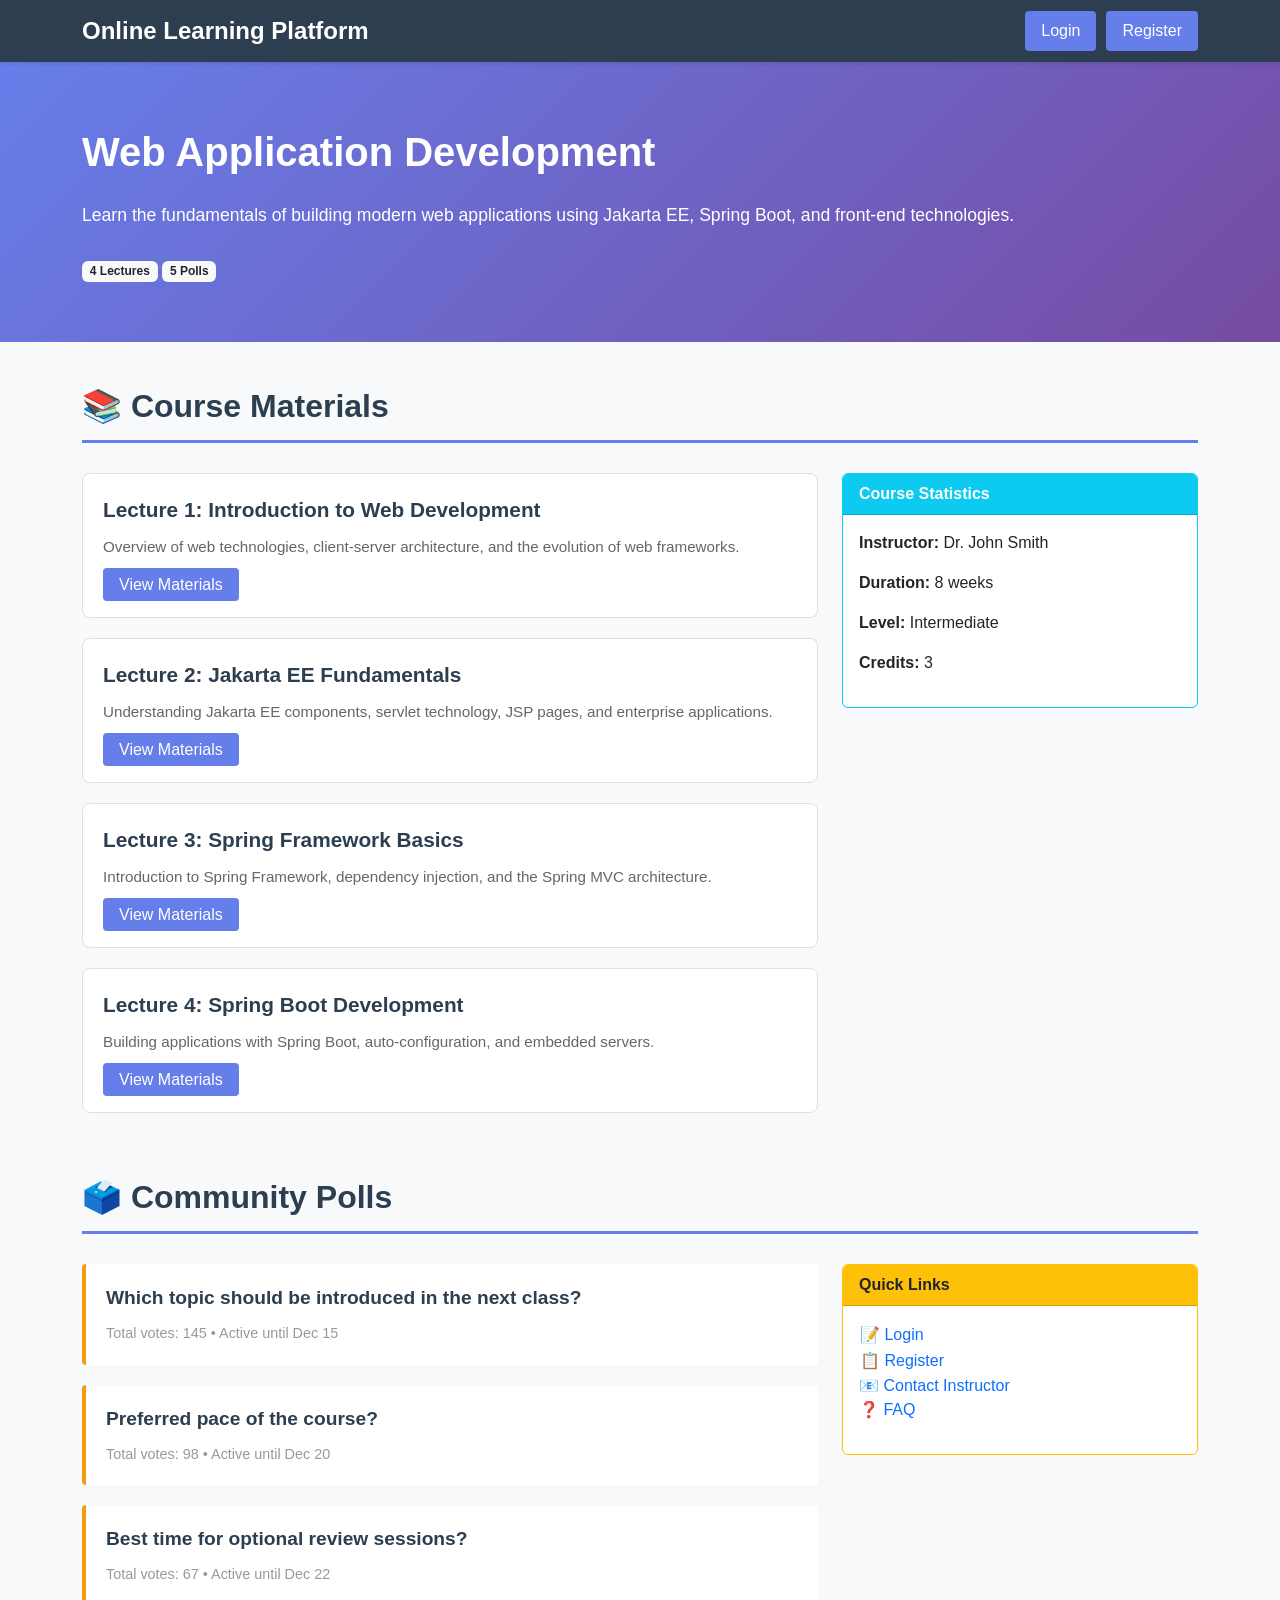
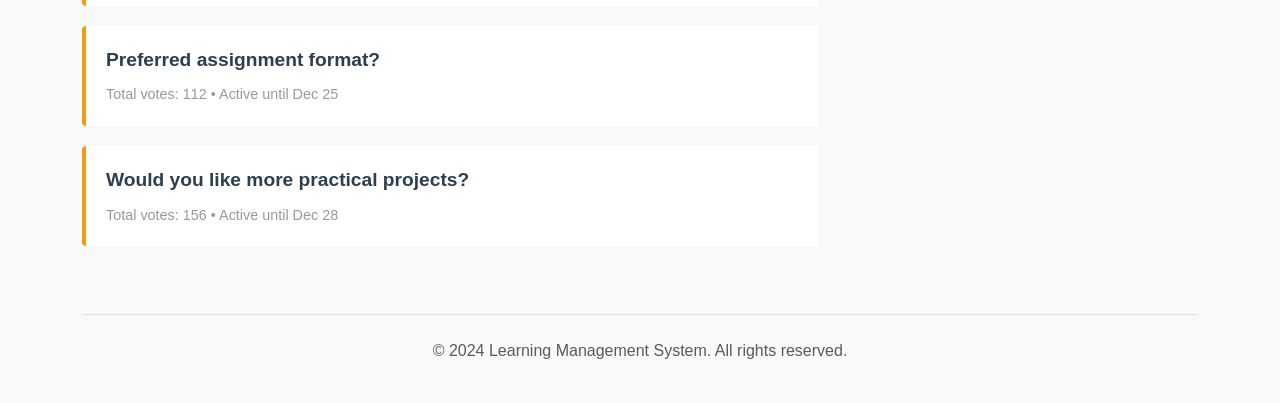
<file: app/src/main/resources/static/index.html>
<!DOCTYPE html>
<html lang="en">
<head>
    <meta charset="UTF-8">
    <meta name="viewport" content="width=device-width, initial-scale=1.0">
    <title>Course - Learning Management System</title>
    <link rel="stylesheet" href="css/bootstrap.min.css">
    <style>
        body {
            background-color: #f8f9fa;
            font-family: 'Segoe UI', Tahoma, Geneva, Verdana, sans-serif;
        }
        .navbar {
            background-color: #2c3e50;
            box-shadow: 0 2px 4px rgba(0,0,0,0.1);
        }
        .navbar-brand {
            font-weight: bold;
            font-size: 1.5rem;
        }
        .hero-section {
            background: linear-gradient(135deg, #667eea 0%, #764ba2 100%);
            color: white;
            padding: 60px 0;
            margin-bottom: 40px;
        }
        .course-title {
            font-size: 2.5rem;
            font-weight: bold;
            margin-bottom: 20px;
        }
        .course-description {
            font-size: 1.1rem;
            margin-bottom: 30px;
        }
        .section-title {
            font-size: 2rem;
            font-weight: bold;
            color: #2c3e50;
            margin-top: 40px;
            margin-bottom: 30px;
            border-bottom: 3px solid #667eea;
            padding-bottom: 10px;
        }
        .lecture-card {
            background: white;
            border: 1px solid #e0e0e0;
            border-radius: 8px;
            padding: 20px;
            margin-bottom: 20px;
            transition: transform 0.2s, box-shadow 0.2s;
            cursor: pointer;
        }
        .lecture-card:hover {
            transform: translateY(-5px);
            box-shadow: 0 5px 15px rgba(0,0,0,0.1);
        }
        .lecture-title {
            font-size: 1.3rem;
            font-weight: bold;
            color: #2c3e50;
            margin-bottom: 10px;
        }
        .lecture-preview {
            color: #666;
            font-size: 0.95rem;
            margin-bottom: 15px;
        }
        .poll-card {
            background: white;
            border-left: 4px solid #f39c12;
            border-radius: 4px;
            padding: 20px;
            margin-bottom: 20px;
            transition: transform 0.2s, box-shadow 0.2s;
            cursor: pointer;
        }
        .poll-card:hover {
            transform: translateY(-5px);
            box-shadow: 0 5px 15px rgba(0,0,0,0.1);
        }
        .poll-question {
            font-size: 1.2rem;
            font-weight: bold;
            color: #2c3e50;
            margin-bottom: 10px;
        }
        .poll-info {
            color: #999;
            font-size: 0.9rem;
        }
        .btn-view {
            background-color: #667eea;
            color: white;
            border: none;
            padding: 8px 16px;
            border-radius: 4px;
            text-decoration: none;
            transition: background-color 0.3s;
        }
        .btn-view:hover {
            background-color: #5568d3;
            text-decoration: none;
            color: white;
        }
        .auth-buttons {
            gap: 10px;
        }
        .btn-auth {
            background-color: #667eea;
            color: white;
            border: none;
            padding: 8px 16px;
            border-radius: 4px;
            text-decoration: none;
            cursor: pointer;
            transition: background-color 0.3s;
        }
        .btn-auth:hover {
            background-color: #5568d3;
            text-decoration: none;
            color: white;
        }
        .btn-logout {
            background-color: #e74c3c;
            color: white;
            border: none;
            padding: 8px 16px;
            border-radius: 4px;
            text-decoration: none;
            transition: background-color 0.3s;
        }
        .btn-logout:hover {
            background-color: #c0392b;
            text-decoration: none;
            color: white;
        }
        .modal-header {
            background-color: #667eea;
            color: white;
            border-bottom: none;
        }
        .modal-title {
            font-weight: bold;
        }
        .btn-close-white {
            filter: brightness(0) invert(1);
        }
        .form-control:focus {
            border-color: #667eea;
            box-shadow: 0 0 0 0.2rem rgba(102, 126, 234, 0.25);
        }
        .btn-primary-modal {
            background-color: #667eea;
            border-color: #667eea;
        }
        .btn-primary-modal:hover {
            background-color: #5568d3;
            border-color: #5568d3;
        }
        .nav-tabs .nav-link {
            color: #667eea;
            border: none;
            border-bottom: 2px solid transparent;
        }
        .nav-tabs .nav-link.active {
            color: #667eea;
            background-color: transparent;
            border-bottom: 2px solid #667eea;
        }
        .form-check-input:checked {
            background-color: #667eea;
            border-color: #667eea;
        }
        .toggle-password {
            cursor: pointer;
            position: absolute;
            right: 10px;
            top: 38px;
        }
        .password-input-group {
            position: relative;
        }
    </style>
</head>
<body>
<!-- navbar -->
<nav class="navbar navbar-expand-lg navbar-dark">
    <div class="container-lg">
        <a class="navbar-brand" href="index.html">Online Learning Platform</a>
        <button class="navbar-toggler" type="button" data-bs-toggle="collapse" data-bs-target="#navbarNav">
            <span class="navbar-toggler-icon"></span>
        </button>
        <div class="collapse navbar-collapse" id="navbarNav">
            <ul class="navbar-nav ms-auto auth-buttons">
                <li class="nav-item" id="authButtons">
                    <button class="btn btn-auth" data-bs-toggle="modal" data-bs-target="#authModal" onclick="showLoginTab()">Login</button>
                </li>
                <li class="nav-item">
                    <button class="btn btn-auth" data-bs-toggle="modal" data-bs-target="#authModal" onclick="showRegisterTab()">Register</button>
                </li>
                <li class="nav-item" id="profileButton" style="display: none;">
                    <a class="nav-link" href="profile.html">Profile</a>
                </li>
                <li class="nav-item" id="logoutButton" style="display: none;">
                    <form method="POST" action="/logout" style="display: inline;">
                        <button type="submit" class="btn btn-logout">Logout</button>
                    </form>
                </li>
            </ul>
        </div>
    </div>
</nav>


<div class="hero-section">
    <div class="container-lg">
        <div class="course-title">Web Application Development</div>
        <div class="course-description">
            Learn the fundamentals of building modern web applications using Jakarta EE, Spring Boot, and front-end technologies.
        </div>
        <div>
            <span class="badge bg-light text-dark">4 Lectures</span>
            <span class="badge bg-light text-dark">5 Polls</span>
        </div>
    </div>
</div>

<div class="container-lg">
    <!-- Lectures Section -->
    <div class="section-title">📚 Course Materials</div>
    <div class="row">
        <div class="col-md-8">
            <a href="lecture.html" class="text-decoration-none">
                <div class="lecture-card">
                    <div class="lecture-title">Lecture 1: Introduction to Web Development</div>
                    <div class="lecture-preview">
                        Overview of web technologies, client-server architecture, and the evolution of web frameworks.
                    </div>
                    <a href="lecture.html?id=1" class="btn-view">View Materials</a>
                </div>
            </a>

            <a href="lecture.html" class="text-decoration-none">
                <div class="lecture-card">
                    <div class="lecture-title">Lecture 2: Jakarta EE Fundamentals</div>
                    <div class="lecture-preview">
                        Understanding Jakarta EE components, servlet technology, JSP pages, and enterprise applications.
                    </div>
                    <a href="lecture.html?id=2" class="btn-view">View Materials</a>
                </div>
            </a>

            <a href="lecture.html" class="text-decoration-none">
                <div class="lecture-card">
                    <div class="lecture-title">Lecture 3: Spring Framework Basics</div>
                    <div class="lecture-preview">
                        Introduction to Spring Framework, dependency injection, and the Spring MVC architecture.
                    </div>
                    <a href="lecture.html?id=3" class="btn-view">View Materials</a>
                </div>
            </a>

            <a href="lecture.html" class="text-decoration-none">
                <div class="lecture-card">
                    <div class="lecture-title">Lecture 4: Spring Boot Development</div>
                    <div class="lecture-preview">
                        Building applications with Spring Boot, auto-configuration, and embedded servers.
                    </div>
                    <a href="lecture.html?id=4" class="btn-view">View Materials</a>
                </div>
            </a>
        </div>
        <div class="col-md-4">
            <div class="card border-info">
                <div class="card-header bg-info text-white">
                    <strong>Course Statistics</strong>
                </div>
                <div class="card-body">
                    <p><strong>Instructor:</strong> Dr. John Smith</p>
                    <p><strong>Duration:</strong> 8 weeks</p>
                    <p><strong>Level:</strong> Intermediate</p>
                    <p><strong>Credits:</strong> 3</p>
                </div>
            </div>
        </div>
    </div>

    <!-- poll -->
    <div class="section-title">🗳️ Community Polls</div>
    <div class="row">
        <div class="col-md-8">
            <a href="poll.html?id=1" class="text-decoration-none">
                <div class="poll-card">
                    <div class="poll-question">Which topic should be introduced in the next class?</div>
                    <div class="poll-info">Total votes: 145 • Active until Dec 15</div>
                </div>
            </a>

            <a href="poll.html?id=2" class="text-decoration-none">
                <div class="poll-card">
                    <div class="poll-question">Preferred pace of the course?</div>
                    <div class="poll-info">Total votes: 98 • Active until Dec 20</div>
                </div>
            </a>

            <a href="poll.html?id=3" class="text-decoration-none">
                <div class="poll-card">
                    <div class="poll-question">Best time for optional review sessions?</div>
                    <div class="poll-info">Total votes: 67 • Active until Dec 22</div>
                </div>
            </a>

            <a href="poll.html?id=4" class="text-decoration-none">
                <div class="poll-card">
                    <div class="poll-question">Preferred assignment format?</div>
                    <div class="poll-info">Total votes: 112 • Active until Dec 25</div>
                </div>
            </a>

            <a href="poll.html?id=5" class="text-decoration-none">
                <div class="poll-card">
                    <div class="poll-question">Would you like more practical projects?</div>
                    <div class="poll-info">Total votes: 156 • Active until Dec 28</div>
                </div>
            </a>
        </div>
        <div class="col-md-4">
            <div class="card border-warning">
                <div class="card-header bg-warning text-dark">
                    <strong>Quick Links</strong>
                </div>
                <div class="card-body">
                    <ul class="list-unstyled">
                        <li><button class="btn btn-link text-decoration-none p-0" data-bs-toggle="modal" data-bs-target="#authModal" onclick="showLoginTab()">📝 Login</button></li>
                        <li><button class="btn btn-link text-decoration-none p-0" data-bs-toggle="modal" data-bs-target="#authModal" onclick="showRegisterTab()">📋 Register</button></li>
                        <li><a href="#" class="text-decoration-none">📧 Contact Instructor</a></li>
                        <li><a href="#" class="text-decoration-none">❓ FAQ</a></li>
                    </ul>
                </div>
            </div>
        </div>
    </div>


    <footer class="text-center py-4 mt-5 border-top">
        <p class="text-muted">© 2024 Learning Management System. All rights reserved.</p>
    </footer>
</div>

<!--login-->
<div class="modal fade" id="authModal" tabindex="-1" aria-labelledby="authModalLabel" aria-hidden="true">
    <div class="modal-dialog modal-dialog-centered">
        <div class="modal-content">
            <div class="modal-header">
                <h5 class="modal-title" id="authModalLabel">Authentication</h5>
                <button type="button" class="btn-close btn-close-white" data-bs-dismiss="modal" aria-label="Close"></button>
            </div>
            <div class="modal-body">
                <!-- Tab Navigation -->
                <ul class="nav nav-tabs mb-4" id="authTabs" role="tablist">
                    <li class="nav-item" role="presentation">
                        <button class="nav-link active" id="login-tab" data-bs-toggle="tab" data-bs-target="#login" type="button" role="tab" aria-controls="login" aria-selected="true">Login</button>
                    </li>
                    <li class="nav-item" role="presentation">
                        <button class="nav-link" id="register-tab" data-bs-toggle="tab" data-bs-target="#register" type="button" role="tab" aria-controls="register" aria-selected="false">Register</button>
                    </li>
                </ul>

                <!-- Tab Content -->
                <div class="tab-content" id="authTabContent">
                    <!-- Login Tab -->
                    <div class="tab-pane fade show active" id="login" role="tabpanel" aria-labelledby="login-tab">
                        <form id="loginForm">
                            <div class="mb-3">
                                <label for="loginUsername" class="form-label">Username</label>
                                <input type="text" class="form-control" id="loginUsername" placeholder="Enter your username" required>
                            </div>
                            <div class="mb-3">
                                <label for="loginPassword" class="form-label">Password</label>
                                <div class="password-input-group">
                                    <input type="password" class="form-control" id="loginPassword" placeholder="Enter your password" required>
                                    <span class="toggle-password" onclick="togglePassword('loginPassword')">👁️</span>
                                </div>
                            </div>
                            <button type="submit" class="btn btn-primary-modal btn-primary w-100">Login</button>
                        </form>
                    </div>

                    <!-- register -->
                    <div class="tab-pane fade" id="register" role="tabpanel" aria-labelledby="register-tab">
                        <form id="registerForm">
                            <div class="mb-3">
                                <label for="userType" class="form-label">Register as</label>
                                <select class="form-select" id="userType" required>
                                    <option value="">Select user type</option>
                                    <option value="student">Student</option>
                                    <option value="teacher">Teacher</option>
                                </select>
                            </div>
                            <div class="mb-3">
                                <label for="registerUsername" class="form-label">Username</label>
                                <input type="text" class="form-control" id="registerUsername" placeholder="Create a username" required>
                            </div>
                            <div class="mb-3">
                                <label for="registerPassword" class="form-label">Password</label>
                                <div class="password-input-group">
                                    <input type="password" class="form-control" id="registerPassword" placeholder="Create a password" required>
                                    <span class="toggle-password" onclick="togglePassword('registerPassword')">👁️</span>
                                </div>
                            </div>
                            <div class="mb-3">
                                <label for="fullName" class="form-label">Full Name</label>
                                <input type="text" class="form-control" id="fullName" placeholder="Enter your full name" required>
                            </div>
                            <div class="mb-3">
                                <label for="email" class="form-label">Email Address</label>
                                <input type="email" class="form-control" id="email" placeholder="Enter your email address" required>
                            </div>
                            <div class="mb-3">
                                <label for="phone" class="form-label">Phone Number</label>
                                <input type="tel" class="form-control" id="phone" placeholder="Enter your phone number" required>
                            </div>
                            <button type="submit" class="btn btn-primary-modal btn-primary w-100">Register</button>
                        </form>
                    </div>
                </div>
            </div>
        </div>
    </div>
</div>

<script src="js/bootstrap.bundle.min.js"></script>
<script>

    function showLoginTab() {
        const loginTab = new bootstrap.Tab(document.getElementById('login-tab'));
        loginTab.show();
    }


    function showRegisterTab() {
        const registerTab = new bootstrap.Tab(document.getElementById('register-tab'));
        registerTab.show();
    }


    function togglePassword(fieldId) {
        const field = document.getElementById(fieldId);
        if (field.type === 'password') {
            field.type = 'text';
        } else {
            field.type = 'password';
        }
    }


    document.getElementById('loginForm').addEventListener('submit', function(e) {
        e.preventDefault();
        const username = document.getElementById('loginUsername').value;
        const password = document.getElementById('loginPassword').value;

        // send login req to backend
        console.log('Login attempt:', { username, password });


        simulateLogin(username);
    });


    document.getElementById('registerForm').addEventListener('submit', function(e) {
        e.preventDefault();
        const userType = document.getElementById('userType').value;
        const username = document.getElementById('registerUsername').value;
        const password = document.getElementById('registerPassword').value;
        const fullName = document.getElementById('fullName').value;
        const email = document.getElementById('email').value;
        const phone = document.getElementById('phone').value;

       // sned register req to backend
        console.log('Registration attempt:', { userType, username, password, fullName, email, phone });


        simulateLogin(username);
    });

    // Sim successful login
    function simulateLogin(username) {

        localStorage.setItem('currentUser', username);


        const modal = bootstrap.Modal.getInstance(document.getElementById('authModal'));
        modal.hide();


        updateNavbarAuthState();


        document.getElementById('loginForm').reset();
        document.getElementById('registerForm').reset();
    }


    function updateNavbarAuthState() {
        const currentUser = localStorage.getItem('currentUser');
        const authButtons = document.getElementById('authButtons');
        const profileButton = document.getElementById('profileButton');
        const logoutButton = document.getElementById('logoutButton');

        if (currentUser) {
            authButtons.style.display = 'none';
            profileButton.style.display = 'block';
            logoutButton.style.display = 'block';
        } else {
            authButtons.style.display = 'block';
            profileButton.style.display = 'none';
            logoutButton.style.display = 'none';
        }
    }


    document.addEventListener('DOMContentLoaded', function() {
        updateNavbarAuthState();
    });
</script>
</body>
</html>
</file>
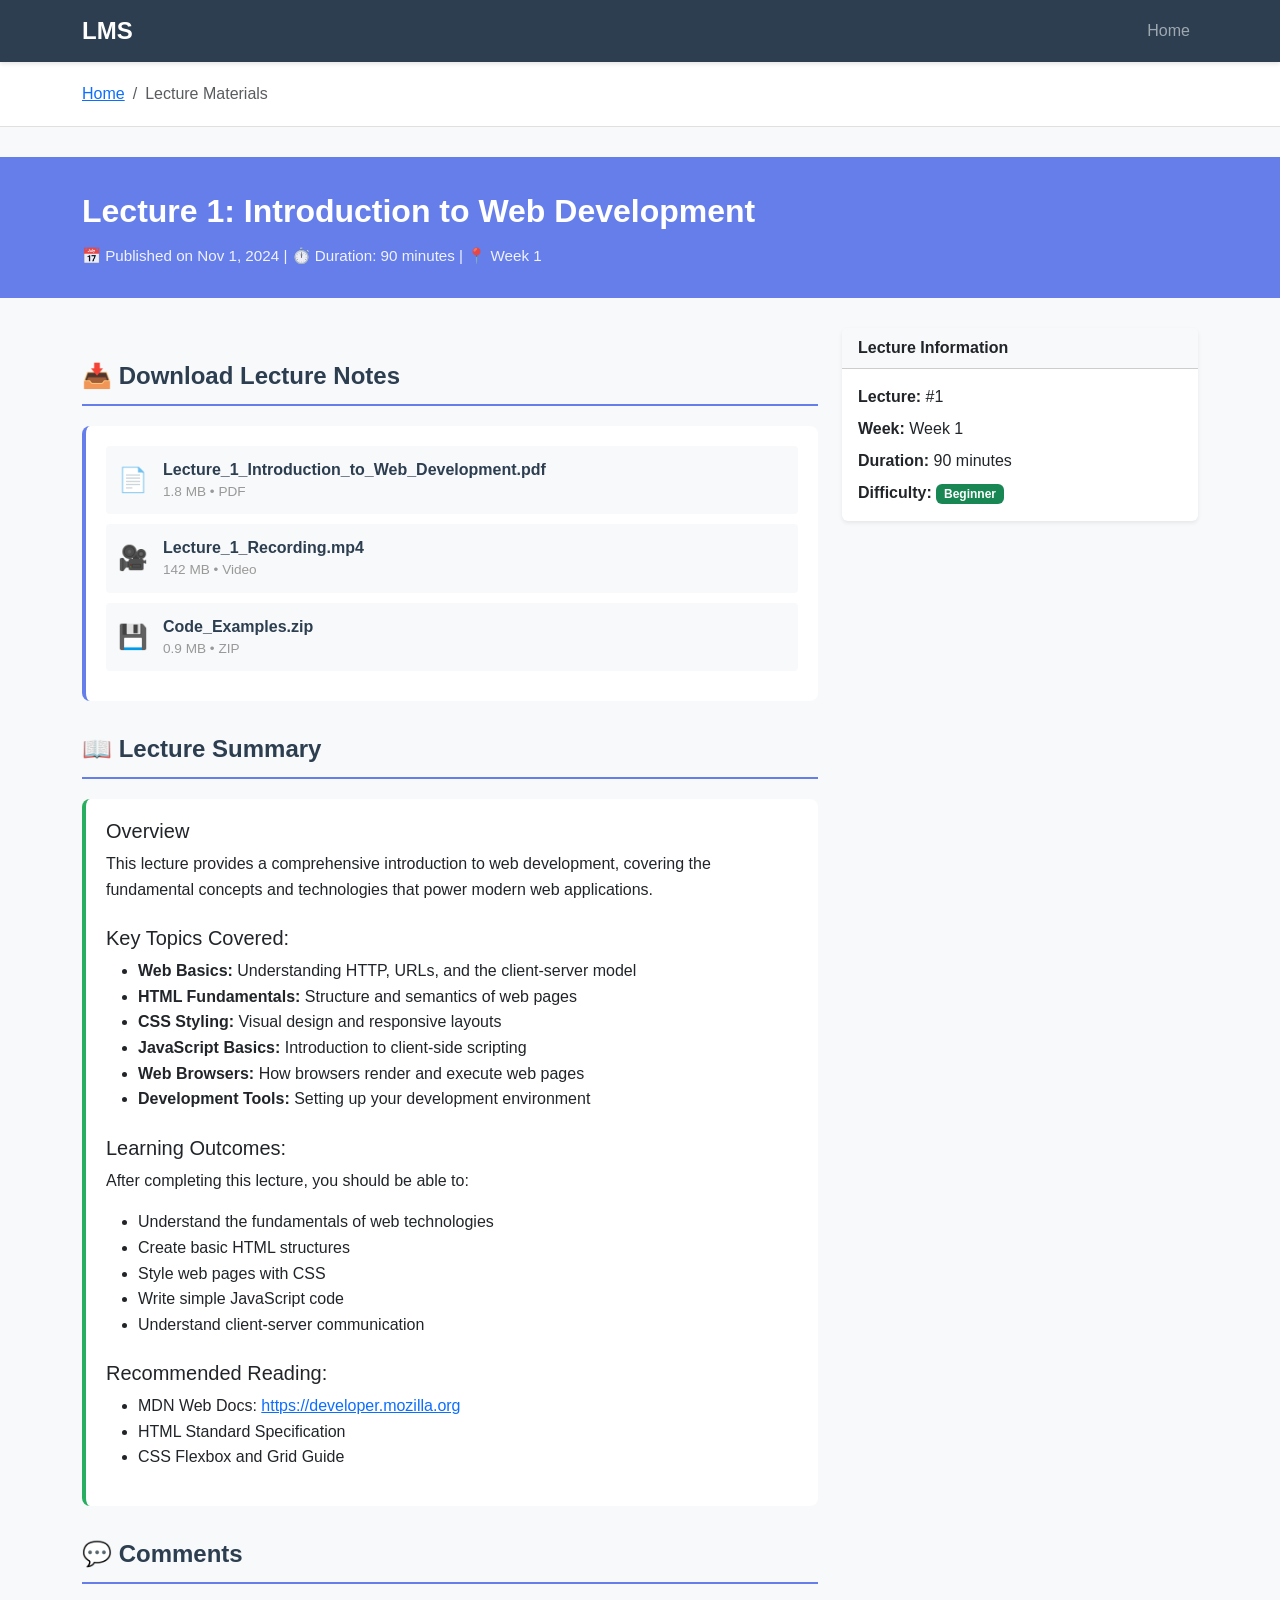
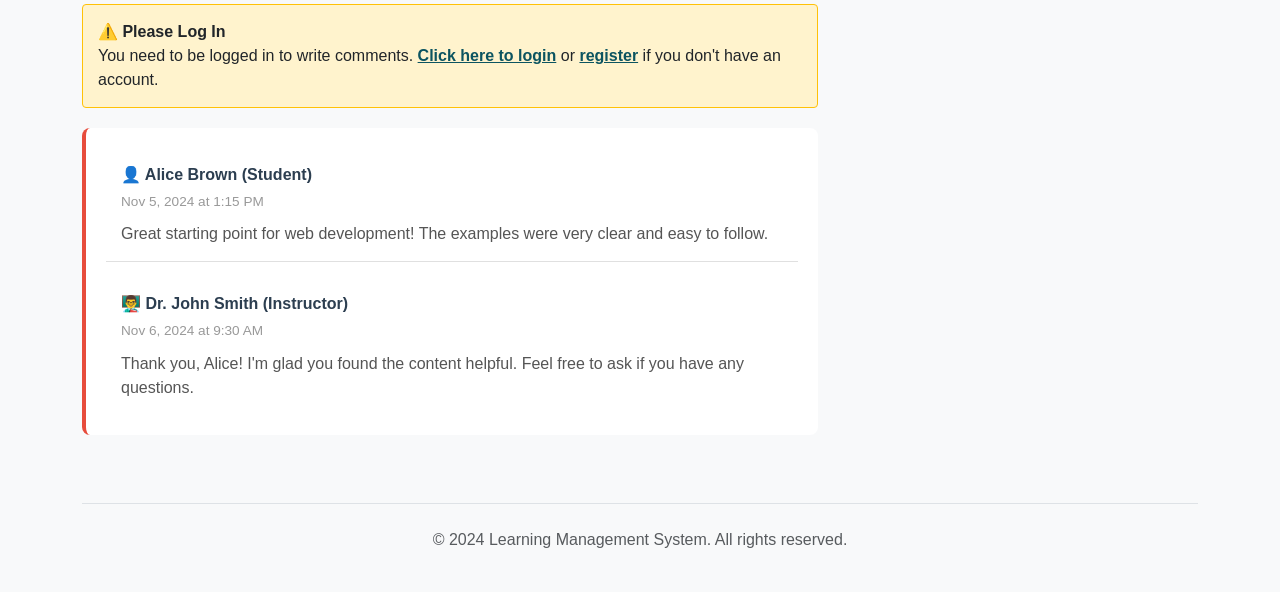
<file: app/src/main/resources/static/lecture.html>
<!DOCTYPE html>
<html lang="en">
<head>
    <meta charset="UTF-8">
    <meta name="viewport" content="width=device-width, initial-scale=1.0">
    <title>Lecture Materials - LMS</title>
    <link rel="stylesheet" href="css/bootstrap.min.css">
    <style>
        body {
            background-color: #f8f9fa;
            font-family: 'Segoe UI', Tahoma, Geneva, Verdana, sans-serif;
        }
        .navbar {
            background-color: #2c3e50;
            box-shadow: 0 2px 4px rgba(0,0,0,0.1);
        }
        .navbar-brand {
            font-weight: bold;
            font-size: 1.5rem;
        }
        .breadcrumb-section {
            background-color: white;
            padding: 20px 0;
            border-bottom: 1px solid #e0e0e0;
            margin-bottom: 30px;
        }
        .lecture-header {
            background-color: #667eea;
            color: white;
            padding: 30px 0;
            margin-bottom: 30px;
        }
        .lecture-title {
            font-size: 2rem;
            font-weight: bold;
            margin-bottom: 10px;
        }
        .lecture-meta {
            font-size: 0.95rem;
            opacity: 0.9;
        }
        .section-title {
            font-size: 1.5rem;
            font-weight: bold;
            color: #2c3e50;
            margin-top: 30px;
            margin-bottom: 20px;
            border-bottom: 2px solid #667eea;
            padding-bottom: 10px;
        }
        .lecture-notes {
            background-color: white;
            padding: 20px;
            border-radius: 8px;
            margin-bottom: 20px;
            border-left: 4px solid #667eea;
        }
        .note-item {
            display: flex;
            align-items: center;
            padding: 12px;
            background-color: #f8f9fa;
            border-radius: 4px;
            margin-bottom: 10px;
            text-decoration: none;
            color: #333;
            transition: background-color 0.3s;
        }
        .note-item:hover {
            background-color: #e9ecef;
            text-decoration: none;
            color: #333;
        }
        .note-icon {
            font-size: 1.5rem;
            margin-right: 15px;
            color: #667eea;
        }
        .note-content {
            flex: 1;
        }
        .note-filename {
            font-weight: bold;
            color: #2c3e50;
        }
        .note-size {
            color: #999;
            font-size: 0.85rem;
        }
        .summary-content {
            background-color: white;
            padding: 20px;
            border-radius: 8px;
            margin-bottom: 20px;
            border-left: 4px solid #27ae60;
            line-height: 1.6;
        }
        .comments-section {
            background-color: white;
            padding: 20px;
            border-radius: 8px;
            margin-bottom: 20px;
            border-left: 4px solid #e74c3c;
        }
        .comment-item {
            padding: 15px;
            border-bottom: 1px solid #e0e0e0;
            margin-bottom: 15px;
        }
        .comment-item:last-child {
            border-bottom: none;
            margin-bottom: 0;
        }
        .comment-author {
            font-weight: bold;
            color: #2c3e50;
            margin-bottom: 5px;
        }
        .comment-date {
            color: #999;
            font-size: 0.85rem;
            margin-bottom: 10px;
        }
        .comment-text {
            color: #555;
            line-height: 1.5;
        }
        .comment-form {
            background-color: #f8f9fa;
            padding: 20px;
            border-radius: 8px;
            margin-bottom: 20px;
        }
        .form-control:focus {
            border-color: #667eea;
            box-shadow: 0 0 0 0.2rem rgba(102, 126, 234, 0.25);
        }
        .btn-primary-custom {
            background-color: #667eea;
            border-color: #667eea;
            color: white;
        }
        .btn-primary-custom:hover {
            background-color: #5568d3;
            border-color: #5568d3;
            color: white;
        }
        .auth-alert {
            background-color: #fff3cd;
            border: 1px solid #ffc107;
            padding: 15px;
            border-radius: 4px;
            margin-bottom: 20px;
        }
        .auth-alert a {
            color: #0c5460;
            font-weight: bold;
        }
    </style>
</head>
<body>
<!-- Nav -->
<nav class="navbar navbar-expand-lg navbar-dark">
    <div class="container-lg">
        <a class="navbar-brand" href="index.html">LMS</a>
        <button class="navbar-toggler" type="button" data-bs-toggle="collapse" data-bs-target="#navbarNav">
            <span class="navbar-toggler-icon"></span>
        </button>
        <div class="collapse navbar-collapse" id="navbarNav">
            <ul class="navbar-nav ms-auto">
                <li class="nav-item">
                    <a class="nav-link" href="index.html">Home</a>
                </li>
            </ul>
        </div>
    </div>
</nav>


<div class="breadcrumb-section">
    <div class="container-lg">
        <nav aria-label="breadcrumb">
            <ol class="breadcrumb mb-0">
                <li class="breadcrumb-item"><a href="index.html">Home</a></li>
                <li class="breadcrumb-item active">Lecture Materials</li>
            </ol>
        </nav>
    </div>
</div>


<div class="lecture-header">
    <div class="container-lg">
        <div class="lecture-title" id="lectureTitle">Lecture 1: Introduction to Web Development</div>
        <div class="lecture-meta" id="lectureMeta">
            📅 Published on Nov 1, 2024 | ⏱️ Duration: 90 minutes | 📍 Week 1
        </div>
    </div>
</div>

<div class="container-lg">
    <div class="row">

        <div class="col-lg-8">
            <!-- Download Materials -->
            <div>
                <div class="section-title">📥 Download Lecture Notes</div>
                <div class="lecture-notes" id="lectureNotes">
                    <!-- Content loaded dynamically -->
                </div>
            </div>

            <!-- Summary -->
            <div>
                <div class="section-title">📖 Lecture Summary</div>
                <div class="summary-content" id="lectureSummary">
                    <!-- Content loaded dynamically -->
                </div>
            </div>

            <!-- Comment-->
            <div>
                <div class="section-title">💬 Comments</div>

                <!-- Authentication Alert (for unregistered users) -->
                <div class="auth-alert" id="authAlert" style="display: none;">
                    <strong>⚠️ Please Log In</strong><br>
                    You need to be logged in to write comments. <a href="javascript:void(0);" onclick="openLoginModal()">Click here to login</a> or <a href="javascript:void(0);" onclick="openRegisterModal()">register</a> if you don't have an account.
                </div>

                <!-- Comment Form  (only to registered users) -->
                <div class="comment-form" id="commentForm">
                    <div class="form-group mb-3">
                        <label for="commentText" class="form-label"><strong>Write a Comment</strong></label>
                        <textarea class="form-control" id="commentText" rows="4" placeholder="Share your thoughts about this lecture..."></textarea>
                    </div>
                    <button type="submit" class="btn btn-primary-custom">Post Comment</button>
                </div>

                <!-- Existing Comments -->
                <div class="comments-section" id="commentsSection">

                </div>
            </div>
        </div>


        <div class="col-lg-4">
            <div class="card mb-3 border-0 shadow-sm">
                <div class="card-header bg-light">
                    <strong>Lecture Information</strong>
                </div>
                <div class="card-body">
                    <p class="mb-2"><strong>Lecture:</strong> <span id="lectureNumber">#1</span></p>
                    <p class="mb-2"><strong>Week:</strong> <span id="lectureWeek">Week 1</span></p>
                    <p class="mb-2"><strong>Duration:</strong> <span id="lectureDuration">90 minutes</span></p>
                    <p class="mb-0"><strong>Difficulty:</strong> <span id="lectureDifficulty" class="badge bg-success">Beginner</span></p>
                </div>
            </div>
        </div>
    </div>


    <footer class="text-center py-4 mt-5 border-top">
        <p class="text-muted">© 2024 Learning Management System. All rights reserved.</p>
    </footer>
</div>

<script src="js/bootstrap.bundle.min.js"></script>
<script>
    // Fake lecture data
    const lectureData = {
        1: {
            title: "Lecture 1: Introduction to Web Development",
            number: "#1",
            week: "Week 1",
            duration: "90 minutes",
            difficulty: "Beginner",
            date: "Nov 1, 2024",
            notes: [
                { icon: "📄", name: "Lecture_1_Introduction_to_Web_Development.pdf", size: "1.8 MB • PDF" },
                { icon: "🎥", name: "Lecture_1_Recording.mp4", size: "142 MB • Video" },
                { icon: "💾", name: "Code_Examples.zip", size: "0.9 MB • ZIP" }
            ],
            summary: `
                <h5>Overview</h5>
                <p>This lecture provides a comprehensive introduction to web development, covering the fundamental concepts and technologies that power modern web applications.</p>

                <h5 class="mt-4">Key Topics Covered:</h5>
                <ul>
                    <li><strong>Web Basics:</strong> Understanding HTTP, URLs, and the client-server model</li>
                    <li><strong>HTML Fundamentals:</strong> Structure and semantics of web pages</li>
                    <li><strong>CSS Styling:</strong> Visual design and responsive layouts</li>
                    <li><strong>JavaScript Basics:</strong> Introduction to client-side scripting</li>
                    <li><strong>Web Browsers:</strong> How browsers render and execute web pages</li>
                    <li><strong>Development Tools:</strong> Setting up your development environment</li>
                </ul>

                <h5 class="mt-4">Learning Outcomes:</h5>
                <p>After completing this lecture, you should be able to:</p>
                <ul>
                    <li>Understand the fundamentals of web technologies</li>
                    <li>Create basic HTML structures</li>
                    <li>Style web pages with CSS</li>
                    <li>Write simple JavaScript code</li>
                    <li>Understand client-server communication</li>
                </ul>

                <h5 class="mt-4">Recommended Reading:</h5>
                <ul>
                    <li>MDN Web Docs: <a href="#">https://developer.mozilla.org</a></li>
                    <li>HTML Standard Specification</li>
                    <li>CSS Flexbox and Grid Guide</li>
                </ul>
            `,
            comments: [
                {
                    author: "👤 Alice Brown (Student)",
                    date: "Nov 5, 2024 at 1:15 PM",
                    text: "Great starting point for web development! The examples were very clear and easy to follow."
                },
                {
                    author: "👨‍🏫 Dr. John Smith (Instructor)",
                    date: "Nov 6, 2024 at 9:30 AM",
                    text: "Thank you, Alice! I'm glad you found the content helpful. Feel free to ask if you have any questions."
                }
            ]
        },
        2: {
            title: "Lecture 2: Jakarta EE Fundamentals",
            number: "#2",
            week: "Week 2",
            duration: "90 minutes",
            difficulty: "Intermediate",
            date: "Nov 15, 2024",
            notes: [
                { icon: "📄", name: "Lecture_2_Jakarta_EE_Fundamentals.pdf", size: "2.4 MB • PDF" },
                { icon: "🎥", name: "Lecture_2_Recording.mp4", size: "156 MB • Video" },
                { icon: "💾", name: "Code_Examples.zip", size: "1.2 MB • ZIP" }
            ],
            summary: `
                <h5>Overview</h5>
                <p>This lecture introduces the fundamentals of Jakarta Enterprise Edition (formerly Java EE), which is the industry standard for building enterprise-grade web applications in Java.</p>

                <h5 class="mt-4">Key Topics Covered:</h5>
                <ul>
                    <li><strong>Jakarta EE Architecture:</strong> Understanding the multi-tier architecture and components</li>
                    <li><strong>Servlets:</strong> Building HTTP request handlers and understanding the servlet lifecycle</li>
                    <li><strong>JSP (JavaServer Pages):</strong> Creating dynamic web pages with server-side processing</li>
                    <li><strong>Expression Language (EL):</strong> Simplifying data access and method invocation in JSP</li>
                    <li><strong>JSTL (JSP Standard Tag Library):</strong> Reusable tag components for common operations</li>
                    <li><strong>Web Containers:</strong> How application servers manage servlet and JSP execution</li>
                </ul>

                <h5 class="mt-4">Learning Outcomes:</h5>
                <p>After completing this lecture, you should be able to:</p>
                <ul>
                    <li>Understand the structure and components of Jakarta EE</li>
                    <li>Create and deploy servlets to handle HTTP requests</li>
                    <li>Develop JSP pages with dynamic content generation</li>
                    <li>Use EL and JSTL to simplify JSP development</li>
                    <li>Understand the lifecycle of servlets and JSP pages</li>
                    <li>Configure web applications using web.xml</li>
                </ul>

                <h5 class="mt-4">Recommended Reading:</h5>
                <ul>
                    <li>Jakarta EE Official Documentation: <a href="#">https://jakarta.ee</a></li>
                    <li>Servlet Specification (Chapter 1-3)</li>
                    <li>JSP and JSTL Best Practices Guide</li>
                </ul>
            `,
            comments: [
                {
                    author: "👤 John Doe (Student)",
                    date: "Nov 18, 2024 at 2:30 PM",
                    text: "Great explanation of servlets! The examples were really helpful. Could you provide more details on session management in the next lecture?"
                },
                {
                    author: "👨‍🏫 Dr. Jane Smith (Instructor)",
                    date: "Nov 19, 2024 at 10:15 AM",
                    text: "Great question, John! Session management will be covered in the next lecture along with HTTP state management techniques."
                }
            ]
        },
        3: {
            title: "Lecture 3: Spring Framework Basics",
            number: "#3",
            week: "Week 3",
            duration: "120 minutes",
            difficulty: "Intermediate",
            date: "Nov 22, 2024",
            notes: [
                { icon: "📄", name: "Lecture_3_Spring_Framework_Basics.pdf", size: "2.8 MB • PDF" },
                { icon: "🎥", name: "Lecture_3_Recording.mp4", size: "165 MB • Video" },
                { icon: "💾", name: "Spring_Project_Template.zip", size: "2.5 MB • ZIP" }
            ],
            summary: `
                <h5>Overview</h5>
                <p>This lecture introduces the Spring Framework, one of the most popular and widely-used frameworks for building Java applications. Learn about dependency injection, aspect-oriented programming, and the Spring MVC architecture.</p>

                <h5 class="mt-4">Key Topics Covered:</h5>
                <ul>
                    <li><strong>Spring Framework Overview:</strong> Understanding the core concepts and architecture</li>
                    <li><strong>Dependency Injection:</strong> IoC containers and bean management</li>
                    <li><strong>Spring MVC:</strong> Building web applications with Model-View-Controller pattern</li>
                    <li><strong>Aspect-Oriented Programming:</strong> Cross-cutting concerns and annotations</li>
                    <li><strong>Data Access:</strong> Working with databases using Spring Data</li>
                    <li><strong>Configuration:</strong> Java-based and XML-based configuration</li>
                </ul>

                <h5 class="mt-4">Learning Outcomes:</h5>
                <p>After completing this lecture, you should be able to:</p>
                <ul>
                    <li>Understand Spring Framework concepts and architecture</li>
                    <li>Implement dependency injection in applications</li>
                    <li>Build web applications using Spring MVC</li>
                    <li>Work with aspect-oriented programming</li>
                    <li>Access and manipulate database data</li>
                    <li>Configure Spring applications</li>
                </ul>

                <h5 class="mt-4">Recommended Reading:</h5>
                <ul>
                    <li>Spring Framework Documentation: <a href="#">https://spring.io</a></li>
                    <li>Spring MVC Reference Guide</li>
                    <li>Dependency Injection Best Practices</li>
                </ul>
            `,
            comments: [
                {
                    author: "👤 Sarah Johnson (Student)",
                    date: "Nov 24, 2024 at 3:00 PM",
                    text: "The dependency injection explanation was very clear. Looking forward to the Spring Boot lecture!"
                },
                {
                    author: "👤 Mike Chen (Student)",
                    date: "Nov 25, 2024 at 10:45 AM",
                    text: "I found the MVC pattern explanation helpful. Can we get more practice problems on this topic?"
                }
            ]
        },
        4: {
            title: "Lecture 4: Spring Boot Development",
            number: "#4",
            week: "Week 4",
            duration: "120 minutes",
            difficulty: "Intermediate",
            date: "Nov 29, 2024",
            notes: [
                { icon: "📄", name: "Lecture_4_Spring_Boot_Development.pdf", size: "3.1 MB • PDF" },
                { icon: "🎥", name: "Lecture_4_Recording.mp4", size: "172 MB • Video" },
                { icon: "💾", name: "Spring_Boot_Project_Examples.zip", size: "3.8 MB • ZIP" }
            ],
            summary: `
                <h5>Overview</h5>
                <p>This lecture covers Spring Boot, which simplifies Spring application development by providing sensible defaults and auto-configuration. Learn how to build production-ready applications with minimal configuration.</p>

                <h5 class="mt-4">Key Topics Covered:</h5>
                <ul>
                    <li><strong>Spring Boot Basics:</strong> Understanding auto-configuration and starters</li>
                    <li><strong>Embedded Servers:</strong> Running applications without external servers</li>
                    <li><strong>RESTful APIs:</strong> Building REST endpoints with Spring Boot</li>
                    <li><strong>Database Integration:</strong> Spring Data JPA with Spring Boot</li>
                    <li><strong>Configuration Management:</strong> application.properties and profiles</li>
                    <li><strong>Testing:</strong> Unit and integration testing in Spring Boot</li>
                    <li><strong>Deployment:</strong> Packaging and deploying Spring Boot applications</li>
                </ul>

                <h5 class="mt-4">Learning Outcomes:</h5>
                <p>After completing this lecture, you should be able to:</p>
                <ul>
                    <li>Set up and configure Spring Boot applications</li>
                    <li>Build RESTful web services</li>
                    <li>Integrate databases with Spring Data JPA</li>
                    <li>Implement application configuration strategies</li>
                    <li>Write unit and integration tests</li>
                    <li>Deploy Spring Boot applications to production</li>
                </ul>

                <h5 class="mt-4">Recommended Reading:</h5>
                <ul>
                    <li>Spring Boot Official Guide: <a href="#">https://spring.io/projects/spring-boot</a></li>
                    <li>Building REST APIs with Spring Boot</li>
                    <li>Spring Boot Testing Guide</li>
                </ul>
            `,
            comments: [
                {
                    author: "👤 Emma Wilson (Student)",
                    date: "Dec 2, 2024 at 4:20 PM",
                    text: "Spring Boot makes development so much faster! The embedded server feature is brilliant."
                },
                {
                    author: "👨‍🏫 Dr. John Smith (Instructor)",
                    date: "Dec 3, 2024 at 11:00 AM",
                    text: "Exactly! Spring Boot is perfect for modern microservices development. Great observation, Emma!"
                },
                {
                    author: "👤 David Lee (Student)",
                    date: "Dec 3, 2024 at 2:15 PM",
                    text: "Can we have more examples on deploying to cloud platforms like AWS or Azure?"
                }
            ]
        }
    };


    function loadLecture() {
        const params = new URLSearchParams(window.location.search);
        const lectureId = params.get('id') || 1;
        const lecture = lectureData[lectureId];

        if (!lecture) {
            window.location.href = 'index.html';
            return;
        }


        document.getElementById('lectureTitle').textContent = lecture.title;
        document.getElementById('lectureMeta').textContent = `📅 Published on ${lecture.date} | ⏱️ Duration: ${lecture.duration} | 📍 ${lecture.week}`;


        document.getElementById('lectureNumber').textContent = lecture.number;
        document.getElementById('lectureWeek').textContent = lecture.week;
        document.getElementById('lectureDuration').textContent = lecture.duration;
        document.getElementById('lectureDifficulty').textContent = lecture.difficulty;


        const notesHTML = lecture.notes.map(note => `
            <a href="#" class="note-item">
                <span class="note-icon">${note.icon}</span>
                <div class="note-content">
                    <div class="note-filename">${note.name}</div>
                    <div class="note-size">${note.size}</div>
                </div>
            </a>
        `).join('');
        document.getElementById('lectureNotes').innerHTML = notesHTML;


        document.getElementById('lectureSummary').innerHTML = lecture.summary;


        const commentsHTML = lecture.comments.map(comment => `
            <div class="comment-item">
                <div class="comment-author">${comment.author}</div>
                <div class="comment-date">${comment.date}</div>
                <div class="comment-text">${comment.text}</div>
            </div>
        `).join('');
        document.getElementById('commentsSection').innerHTML = commentsHTML;
    }


    function checkAuthStatus() {
        const isLoggedIn = localStorage.getItem('currentUser');
        if (!isLoggedIn) {
            document.getElementById('commentForm').style.display = 'none';
            document.getElementById('authAlert').style.display = 'block';
        }
    }


    function openLoginModal() {
        alert('Please use the home page to login');
    }

    function openRegisterModal() {
        alert('Please use the home page to register');
    }


    document.addEventListener('DOMContentLoaded', function() {
        loadLecture();
        checkAuthStatus();
    });
</script>
</body>
</html>
</file>
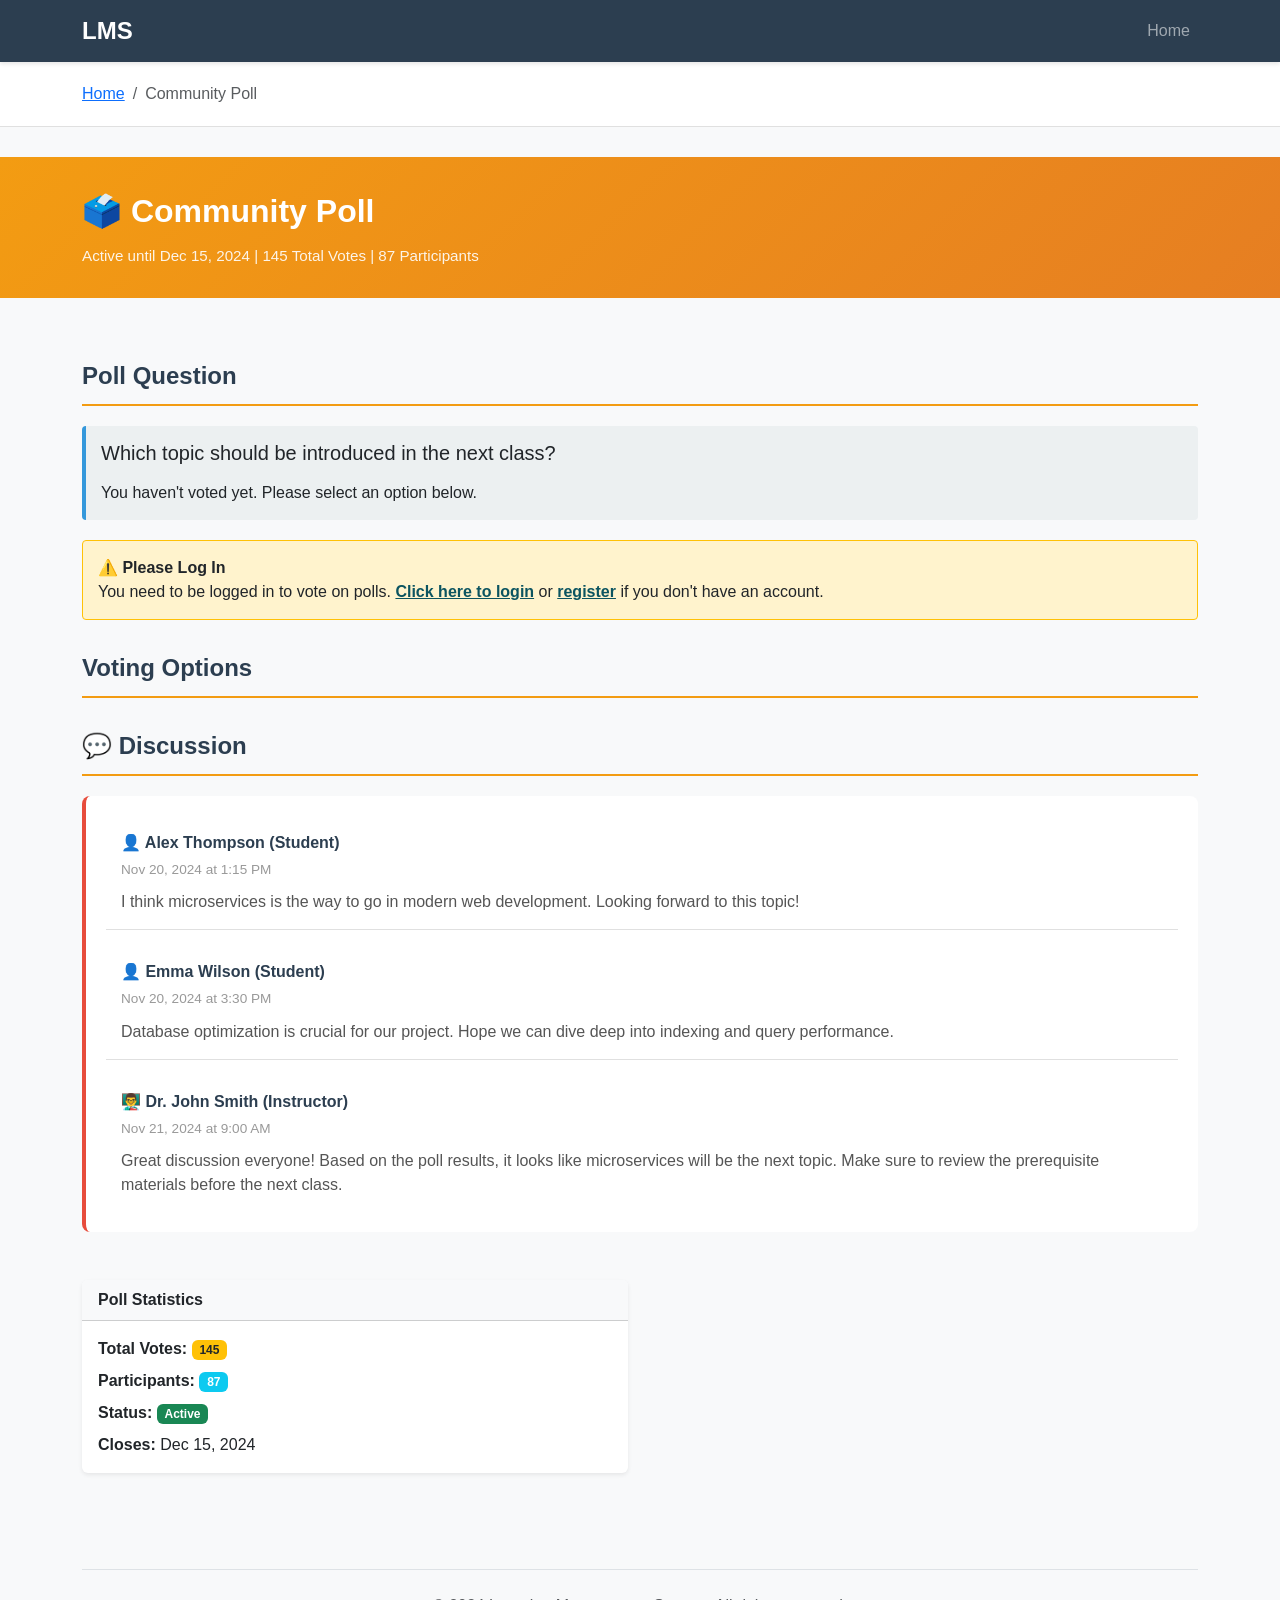
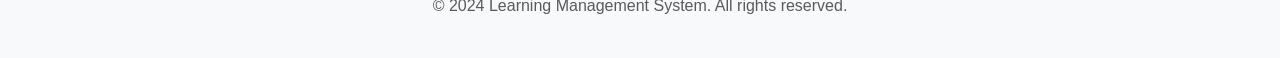
<file: app/src/main/resources/static/poll.html>
<!DOCTYPE html>
<html lang="en">
<head>
    <meta charset="UTF-8">
    <meta name="viewport" content="width=device-width, initial-scale=1.0">
    <title>Community Poll - LMS</title>
    <link rel="stylesheet" href="css/bootstrap.min.css">
    <style>
        body {
            background-color: #f8f9fa;
            font-family: 'Segoe UI', Tahoma, Geneva, Verdana, sans-serif;
        }
        .navbar {
            background-color: #2c3e50;
            box-shadow: 0 2px 4px rgba(0,0,0,0.1);
        }
        .navbar-brand {
            font-weight: bold;
            font-size: 1.5rem;
        }
        .breadcrumb-section {
            background-color: white;
            padding: 20px 0;
            border-bottom: 1px solid #e0e0e0;
            margin-bottom: 30px;
        }
        .poll-header {
            background: linear-gradient(135deg, #f39c12 0%, #e67e22 100%);
            color: white;
            padding: 30px 0;
            margin-bottom: 30px;
        }
        .poll-title {
            font-size: 2rem;
            font-weight: bold;
            margin-bottom: 10px;
        }
        .poll-meta {
            font-size: 0.95rem;
            opacity: 0.9;
        }
        .section-title {
            font-size: 1.5rem;
            font-weight: bold;
            color: #2c3e50;
            margin-top: 30px;
            margin-bottom: 20px;
            border-bottom: 2px solid #f39c12;
            padding-bottom: 10px;
        }
        .poll-options {
            background-color: white;
            padding: 20px;
            border-radius: 8px;
            margin-bottom: 20px;
            border-left: 4px solid #f39c12;
        }
        .poll-option {
            margin-bottom: 20px;
            padding: 15px;
            background-color: #f8f9fa;
            border-radius: 4px;
            cursor: pointer;
            transition: background-color 0.3s, box-shadow 0.3s;
        }
        .poll-option:hover {
            background-color: #e9ecef;
        }
        .poll-option.selected {
            background-color: #fff3cd;
            border: 2px solid #f39c12;
        }
        .poll-option input[type="radio"] {
            margin-right: 10px;
            cursor: pointer;
        }
        .option-label {
            display: flex;
            align-items: center;
            margin-bottom: 10px;
            font-weight: 500;
            color: #2c3e50;
        }
        .option-stats {
            display: flex;
            align-items: center;
            margin-left: 28px;
        }
        .progress-bar-custom {
            background-color: #f39c12;
            height: 24px;
            border-radius: 4px;
            display: flex;
            align-items: center;
            justify-content: flex-end;
            padding-right: 10px;
            color: white;
            font-size: 0.85rem;
            font-weight: bold;
            min-width: 50px;
        }
        .vote-count {
            margin-left: 10px;
            color: #666;
            font-size: 0.9rem;
            min-width: 80px;
        }
        .poll-actions {
            margin-top: 20px;
            display: flex;
            gap: 10px;
        }
        .btn-vote {
            background-color: #f39c12;
            border-color: #f39c12;
            color: white;
            padding: 10px 30px;
            font-weight: bold;
        }
        .btn-vote:hover {
            background-color: #e67e22;
            border-color: #e67e22;
            color: white;
        }
        .btn-edit {
            background-color: #3498db;
            border-color: #3498db;
            color: white;
            padding: 10px 30px;
            font-weight: bold;
        }
        .btn-edit:hover {
            background-color: #2980b9;
            border-color: #2980b9;
            color: white;
        }
        .poll-info-box {
            background-color: #ecf0f1;
            padding: 15px;
            border-radius: 4px;
            margin-bottom: 20px;
            border-left: 4px solid #3498db;
        }
        .poll-info-box.voted {
            background-color: #d5f4e6;
            border-left-color: #27ae60;
        }
        .comments-section {
            background-color: white;
            padding: 20px;
            border-radius: 8px;
            margin-bottom: 20px;
            border-left: 4px solid #e74c3c;
        }
        .comment-item {
            padding: 15px;
            border-bottom: 1px solid #e0e0e0;
            margin-bottom: 15px;
        }
        .comment-item:last-child {
            border-bottom: none;
            margin-bottom: 0;
        }
        .comment-author {
            font-weight: bold;
            color: #2c3e50;
            margin-bottom: 5px;
        }
        .comment-date {
            color: #999;
            font-size: 0.85rem;
            margin-bottom: 10px;
        }
        .comment-text {
            color: #555;
            line-height: 1.5;
        }
        .comment-form {
            background-color: #f8f9fa;
            padding: 20px;
            border-radius: 8px;
            margin-bottom: 20px;
        }
        .form-control:focus {
            border-color: #f39c12;
            box-shadow: 0 0 0 0.2rem rgba(243, 156, 18, 0.25);
        }
        .btn-primary-custom {
            background-color: #f39c12;
            border-color: #f39c12;
            color: white;
        }
        .btn-primary-custom:hover {
            background-color: #e67e22;
            border-color: #e67e22;
            color: white;
        }
        .auth-alert {
            background-color: #fff3cd;
            border: 1px solid #ffc107;
            padding: 15px;
            border-radius: 4px;
            margin-bottom: 20px;
        }
        .auth-alert a {
            color: #0c5460;
            font-weight: bold;
        }
    </style>
</head>
<body>

<nav class="navbar navbar-expand-lg navbar-dark">
    <div class="container-lg">
        <a class="navbar-brand" href="index.html">LMS</a>
        <button class="navbar-toggler" type="button" data-bs-toggle="collapse" data-bs-target="#navbarNav">
            <span class="navbar-toggler-icon"></span>
        </button>
        <div class="collapse navbar-collapse" id="navbarNav">
            <ul class="navbar-nav ms-auto">
                <li class="nav-item">
                    <a class="nav-link" href="index.html">Home</a>
                </li>
            </ul>
        </div>
    </div>
</nav>


<div class="breadcrumb-section">
    <div class="container-lg">
        <nav aria-label="breadcrumb">
            <ol class="breadcrumb mb-0">
                <li class="breadcrumb-item"><a href="index.html">Home</a></li>
                <li class="breadcrumb-item active">Community Poll</li>
            </ol>
        </nav>
    </div>
</div>


<div class="poll-header">
    <div class="container-lg">
        <div class="poll-title" id="pollTitle">🗳️ Community Poll</div>
        <div class="poll-meta" id="pollMeta">
            Active until Dec 15, 2024 | 145 Total Votes | 87 Participants
        </div>
    </div>
</div>

<div class="container-lg">
    <div class="row">
        <div class="col-lg-12">
            <div class="section-title">Poll Question</div>
            <div class="poll-info-box" id="pollInfoBox">
                <h5 class="mb-3" id="pollQuestion">Which topic should be introduced in the next class?</h5>
                <p class="mb-0" id="pollStatus">You haven't voted yet. Please select an option below.</p>
            </div>

            <!-- Authentication Alert (for unregistered users) -->
            <div class="auth-alert" id="authAlert" style="display: none;">
                <strong>⚠️ Please Log In</strong><br>
                You need to be logged in to vote on polls. <a href="javascript:void(0);" onclick="alert('Please login from the home page')">Click here to login</a> or <a href="javascript:void(0);" onclick="alert('Please register from the home page')">register</a> if you don't have an account.
            </div>

            <div class="section-title">Voting Options</div>
            <form id="pollForm">
                <div class="poll-options" id="pollOptions">
                </div>

                <div class="poll-actions" id="pollActions">
                    <button type="submit" class="btn btn-vote" id="submitVoteBtn">Submit Vote</button>
                    <button type="button" class="btn btn-edit" id="editVoteBtn" style="display: none;">Edit Vote</button>
                </div>
            </form>

            <div>
                <div class="section-title">💬 Discussion</div>

                <!-- Comment Form (visible only to registered users) -->
                <div class="comment-form" id="commentForm">
                    <div class="form-group mb-3">
                        <label for="commentText" class="form-label"><strong>Join the Discussion</strong></label>
                        <textarea class="form-control" id="commentText" rows="4" placeholder="Share your thoughts about this poll..."></textarea>
                    </div>
                    <button type="submit" class="btn btn-primary-custom">Post Comment</button>
                </div>

                <!-- Existing Comments -->
                <div class="comments-section" id="commentsSection">
                    <!-- Comments loaded dynamically -->
                </div>
            </div>

            <!-- Poll Stat -->
            <div class="row mt-5 mb-5">
                <div class="col-md-6">
                    <div class="card border-0 shadow-sm">
                        <div class="card-header bg-light">
                            <strong>Poll Statistics</strong>
                        </div>
                        <div class="card-body">
                            <p class="mb-2">
                                <strong>Total Votes:</strong> <span class="badge bg-warning text-dark" id="totalVotes">145</span>
                            </p>
                            <p class="mb-2">
                                <strong>Participants:</strong> <span class="badge bg-info" id="participants">87</span>
                            </p>
                            <p class="mb-2">
                                <strong>Status:</strong> <span class="badge bg-success" id="pollStatus2">Active</span>
                            </p>
                            <p class="mb-0">
                                <strong>Closes:</strong> <span id="closeDate">Dec 15, 2024</span>
                            </p>
                        </div>
                    </div>
                </div>
            </div>
        </div>
    </div>

    <footer class="text-center py-4 mt-5 border-top">
        <p class="text-muted">© 2024 Learning Management System. All rights reserved.</p>
    </footer>
</div>

<script src="js/bootstrap.bundle.min.js"></script>
<script>
    const pollData = {
        1: {
            title: "Which topic should be introduced in the next class?",
            totalVotes: 145,
            participants: 87,
            closeDate: "Dec 15, 2024",
            status: "Active",
            options: [
                { label: "Advanced Spring Cloud & Microservices", votes: 51, percentage: 35 },
                { label: "RESTful API Design Best Practices", votes: 40, percentage: 28 },
                { label: "Database Design & Optimization", votes: 32, percentage: 22 },
                { label: "Frontend Frameworks (React/Vue)", votes: 14, percentage: 10 },
                { label: "Cloud Deployment & DevOps", votes: 8, percentage: 5 }
            ],
            comments: [
                {
                    author: "👤 Alex Thompson (Student)",
                    date: "Nov 20, 2024 at 1:15 PM",
                    text: "I think microservices is the way to go in modern web development. Looking forward to this topic!"
                },
                {
                    author: "👤 Emma Wilson (Student)",
                    date: "Nov 20, 2024 at 3:30 PM",
                    text: "Database optimization is crucial for our project. Hope we can dive deep into indexing and query performance."
                },
                {
                    author: "👨‍🏫 Dr. John Smith (Instructor)",
                    date: "Nov 21, 2024 at 9:00 AM",
                    text: "Great discussion everyone! Based on the poll results, it looks like microservices will be the next topic. Make sure to review the prerequisite materials before the next class."
                }
            ]
        },
        2: {
            title: "Preferred pace of the course?",
            totalVotes: 98,
            participants: 64,
            closeDate: "Dec 20, 2024",
            status: "Active",
            options: [
                { label: "Current pace is perfect", votes: 42, percentage: 43 },
                { label: "Slightly faster", votes: 28, percentage: 29 },
                { label: "Much faster", votes: 10, percentage: 10 },
                { label: "Slightly slower", votes: 14, percentage: 14 },
                { label: "Much slower", votes: 4, percentage: 4 }
            ],
            comments: [
                {
                    author: "👤 Sarah Johnson (Student)",
                    date: "Nov 22, 2024 at 2:00 PM",
                    text: "The current pace works well for me. I can keep up and have time to practice."
                },
                {
                    author: "👤 Mike Chen (Student)",
                    date: "Nov 22, 2024 at 4:30 PM",
                    text: "I'd prefer a slightly faster pace. I feel like I'm getting bored with the depth of coverage."
                },
                {
                    author: "👨‍🏫 Dr. Jane Smith (Instructor)",
                    date: "Nov 23, 2024 at 10:00 AM",
                    text: "Thank you for your feedback! We'll try to balance depth and pace moving forward."
                }
            ]
        },
        3: {
            title: "Best time for optional review sessions?",
            totalVotes: 67,
            participants: 52,
            closeDate: "Dec 22, 2024",
            status: "Active",
            options: [
                { label: "Wednesday 2:00 PM", votes: 28, percentage: 42 },
                { label: "Friday 10:00 AM", votes: 18, percentage: 27 },
                { label: "Saturday 11:00 AM", votes: 14, percentage: 21 },
                { label: "Sunday 3:00 PM", votes: 5, percentage: 7 },
                { label: "Recorded sessions only", votes: 2, percentage: 3 }
            ],
            comments: [
                {
                    author: "👤 Lisa Park (Student)",
                    date: "Nov 23, 2024 at 1:45 PM",
                    text: "Wednesday afternoon works best for my schedule. Thank you for offering review sessions!"
                },
                {
                    author: "👤 David Lee (Student)",
                    date: "Nov 23, 2024 at 5:15 PM",
                    text: "I prefer Friday mornings. It helps me prepare for the upcoming week."
                },
                {
                    author: "👨‍🏫 Dr. John Smith (Instructor)",
                    date: "Nov 24, 2024 at 11:30 AM",
                    text: "Wednesday 2:00 PM seems to be the winner! We'll schedule the review sessions then."
                },
                {
                    author: "👤 Rachel Adams (Student)",
                    date: "Nov 24, 2024 at 2:20 PM",
                    text: "Great! Will these sessions be recorded for those who can't attend?"
                }
            ]
        },
        4: {
            title: "Preferred assignment format?",
            totalVotes: 112,
            participants: 73,
            closeDate: "Dec 25, 2024",
            status: "Active",
            options: [
                { label: "Code projects", votes: 48, percentage: 43 },
                { label: "Written assignments", votes: 20, percentage: 18 },
                { label: "Group projects", votes: 25, percentage: 22 },
                { label: "Mix of all formats", votes: 15, percentage: 13 },
                { label: "No preference", votes: 4, percentage: 4 }
            ],
            comments: [
                {
                    author: "👤 James Wilson (Student)",
                    date: "Nov 24, 2024 at 3:00 PM",
                    text: "Code projects are the best way to learn. I feel more confident when I can apply concepts directly."
                },
                {
                    author: "👤 Nina Patel (Student)",
                    date: "Nov 24, 2024 at 6:30 PM",
                    text: "I'd love to do more group projects to improve collaboration skills."
                },
                {
                    author: "👨‍🏫 Dr. Jane Smith (Instructor)",
                    date: "Nov 25, 2024 at 9:00 AM",
                    text: "Code projects are indeed effective! We'll continue with hands-on assignments."
                }
            ]
        },
        5: {
            title: "Would you like more practical projects?",
            totalVotes: 156,
            participants: 94,
            closeDate: "Dec 28, 2024",
            status: "Active",
            options: [
                { label: "Definitely, more projects!", votes: 118, percentage: 76 },
                { label: "Current amount is fine", votes: 28, percentage: 18 },
                { label: "Fewer projects", votes: 6, percentage: 4 },
                { label: "Much fewer projects", votes: 3, percentage: 2 },
                { label: "No projects", votes: 1, percentage: 1 }
            ],
            comments: [
                {
                    author: "👤 Christopher Lee (Student)",
                    date: "Nov 25, 2024 at 1:30 PM",
                    text: "Yes! More projects would really help solidify the concepts. Theory is good, but practice is essential."
                },
                {
                    author: "👤 Victoria Brown (Student)",
                    date: "Nov 25, 2024 at 4:00 PM",
                    text: "Practical projects make learning much more engaging and enjoyable."
                },
                {
                    author: "👨‍🏫 Dr. John Smith (Instructor)",
                    date: "Nov 26, 2024 at 10:00 AM",
                    text: "Excellent feedback! We're planning to introduce more capstone projects starting next semester. Stay tuned!"
                },
                {
                    author: "👤 Marcus Johnson (Student)",
                    date: "Nov 26, 2024 at 2:45 PM",
                    text: "Great! Can the projects be portfolio-worthy? I'd like to showcase them to potential employers."
                },
                {
                    author: "👨‍🏫 Dr. John Smith (Instructor)",
                    date: "Nov 26, 2024 at 3:30 PM",
                    text: "That's a great idea, Marcus! We'll definitely focus on creating portfolio-quality projects."
                }
            ]
        }
    };

    function loadPoll() {
        const params = new URLSearchParams(window.location.search);
        const pollId = params.get('id') || 1;
        const poll = pollData[pollId];

        if (!poll) {
            window.location.href = 'index.html';
            return;
        }

        document.getElementById('pollQuestion').textContent = poll.title;
        document.getElementById('pollMeta').textContent = `Active until ${poll.closeDate} | ${poll.totalVotes} Total Votes | ${poll.participants} Participants`;
        document.getElementById('totalVotes').textContent = poll.totalVotes;
        document.getElementById('participants').textContent = poll.participants;
        document.getElementById('closeDate').textContent = poll.closeDate;
        document.getElementById('pollStatus2').textContent = poll.status;

        const optionsHTML = poll.options.map((option, index) => `
            <div class="poll-option" onclick="selectOption(${index + 1})">
                <div class="option-label">
                    <input type="radio" id="option${index + 1}" name="poll_option" value="${index + 1}">
                    <label for="option${index + 1}" class="mb-0">${option.label}</label>
                </div>
                <div class="option-stats">
                    <div class="progress-bar-custom" style="width: ${option.percentage}%;">${option.percentage}%</div>
                    <span class="vote-count">${option.votes} votes</span>
                </div>
            </div>
        `).join('');
        document.getElementById('pollOptions').innerHTML = optionsHTML;

        const commentsHTML = poll.comments.map(comment => `
            <div class="comment-item">
                <div class="comment-author">${comment.author}</div>
                <div class="comment-date">${comment.date}</div>
                <div class="comment-text">${comment.text}</div>
            </div>
        `).join('');
        document.getElementById('commentsSection').innerHTML = commentsHTML;
    }

    function selectOption(optionNumber) {
        const radioButton = document.getElementById('option' + optionNumber);
        radioButton.checked = true;

        document.querySelectorAll('.poll-option').forEach((option, index) => {
            if (index === optionNumber - 1) {
                option.classList.add('selected');
            } else {
                option.classList.remove('selected');
            }
        });
    }

    function checkAuthStatus() {
        const isLoggedIn = localStorage.getItem('currentUser');
        if (!isLoggedIn) {
            document.getElementById('pollForm').style.display = 'none';
            document.getElementById('commentForm').style.display = 'none';
            document.getElementById('authAlert').style.display = 'block';
        }
    }

    document.getElementById('pollForm').addEventListener('submit', function(e) {
        e.preventDefault();
        const selectedOption = document.querySelector('input[name="poll_option"]:checked');
        if (selectedOption) {
            const optionText = document.querySelector(`label[for="option${selectedOption.value}"]`).textContent;
            alert('Your vote for "' + optionText + '" has been recorded!');
            // Update UI to show that user has voted
            document.getElementById('pollInfoBox').classList.add('voted');
            document.getElementById('pollStatus').textContent = '✓ You voted for: ' + optionText;
            document.getElementById('submitVoteBtn').style.display = 'none';
            document.getElementById('editVoteBtn').style.display = 'inline-block';
        }
    });

    document.getElementById('editVoteBtn').addEventListener('click', function() {
        document.getElementById('submitVoteBtn').style.display = 'inline-block';
        document.getElementById('editVoteBtn').style.display = 'none';
        document.getElementById('pollInfoBox').classList.remove('voted');
        document.getElementById('pollStatus').textContent = 'You haven\'t voted yet. Please select an option below.';
    });

    document.getElementById('commentForm').addEventListener('submit', function(e) {
        e.preventDefault();
        const commentText = document.getElementById('commentText').value;
        if (commentText.trim()) {
            alert('Your comment has been posted!');
            document.getElementById('commentText').value = '';
        }
    });

    document.addEventListener('DOMContentLoaded', function() {
        loadPoll();
        checkAuthStatus();
    });
</script>
</body>
</html>
</file>
